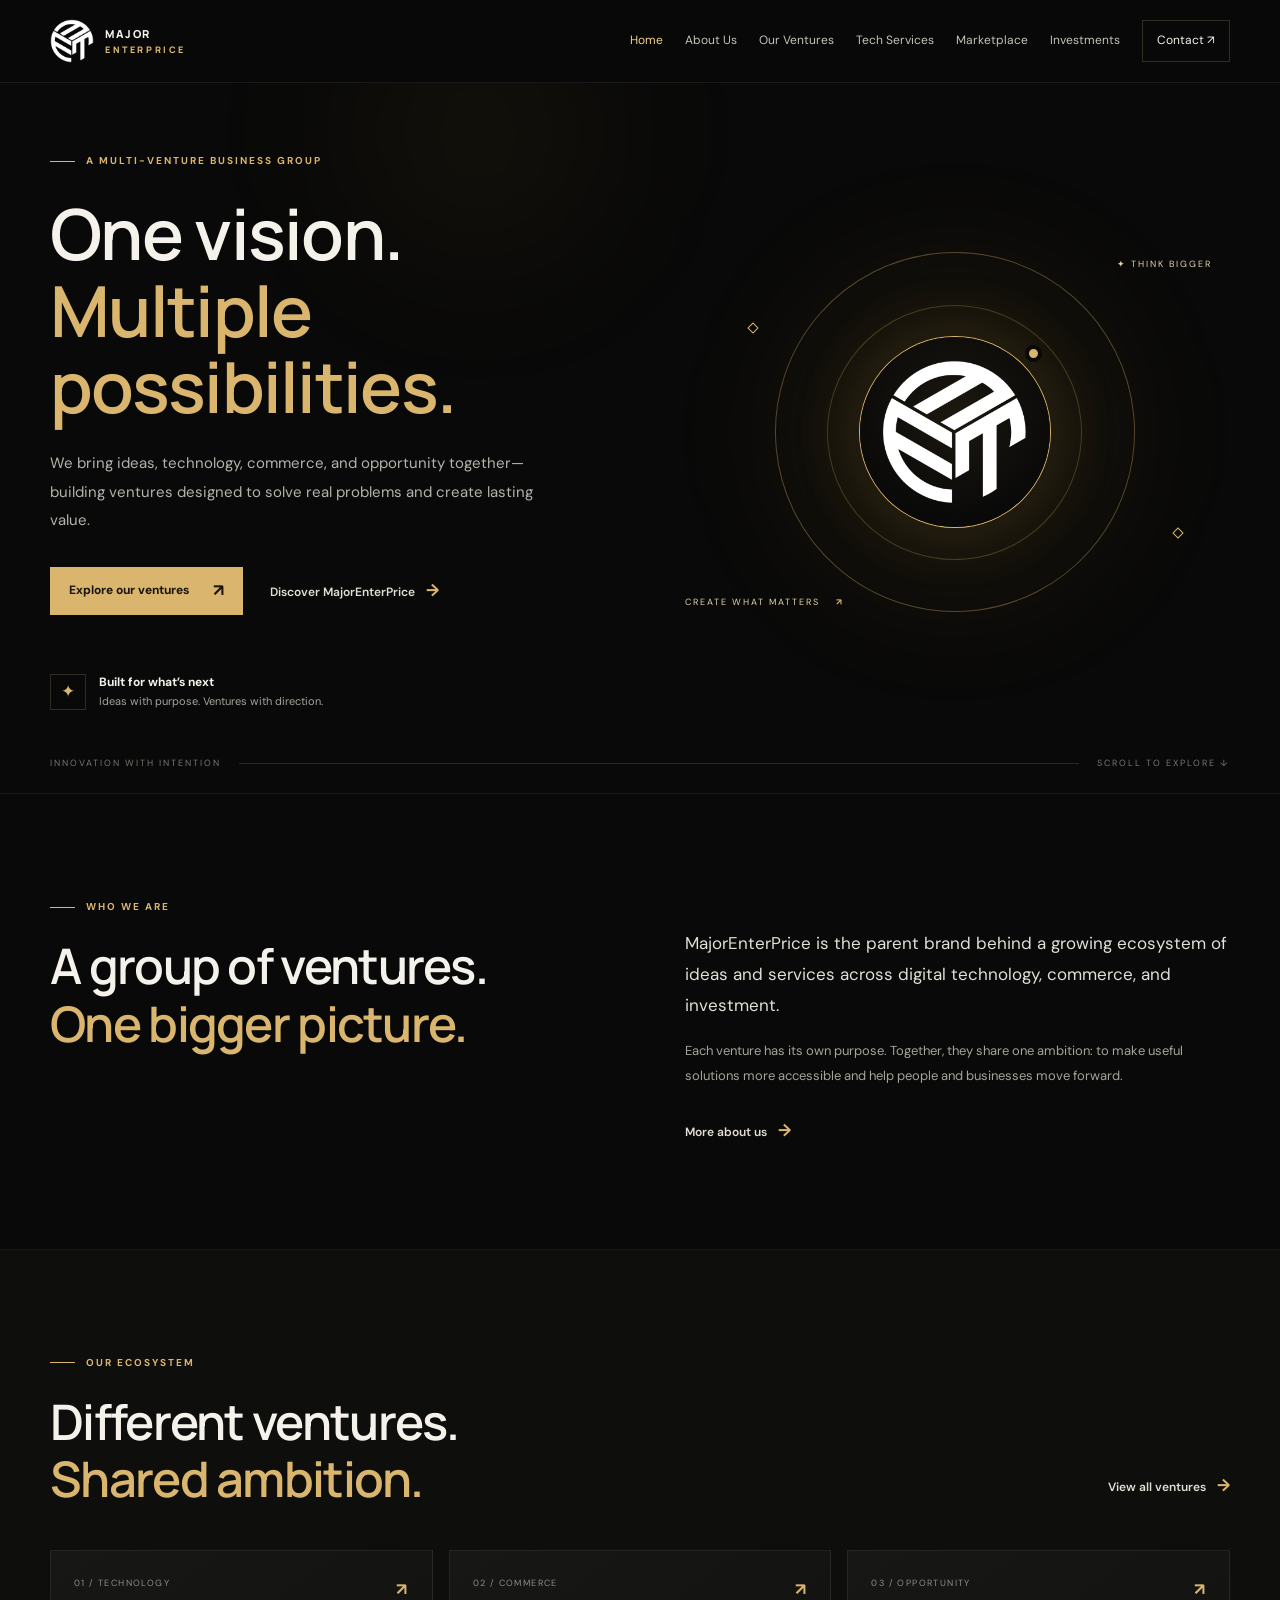
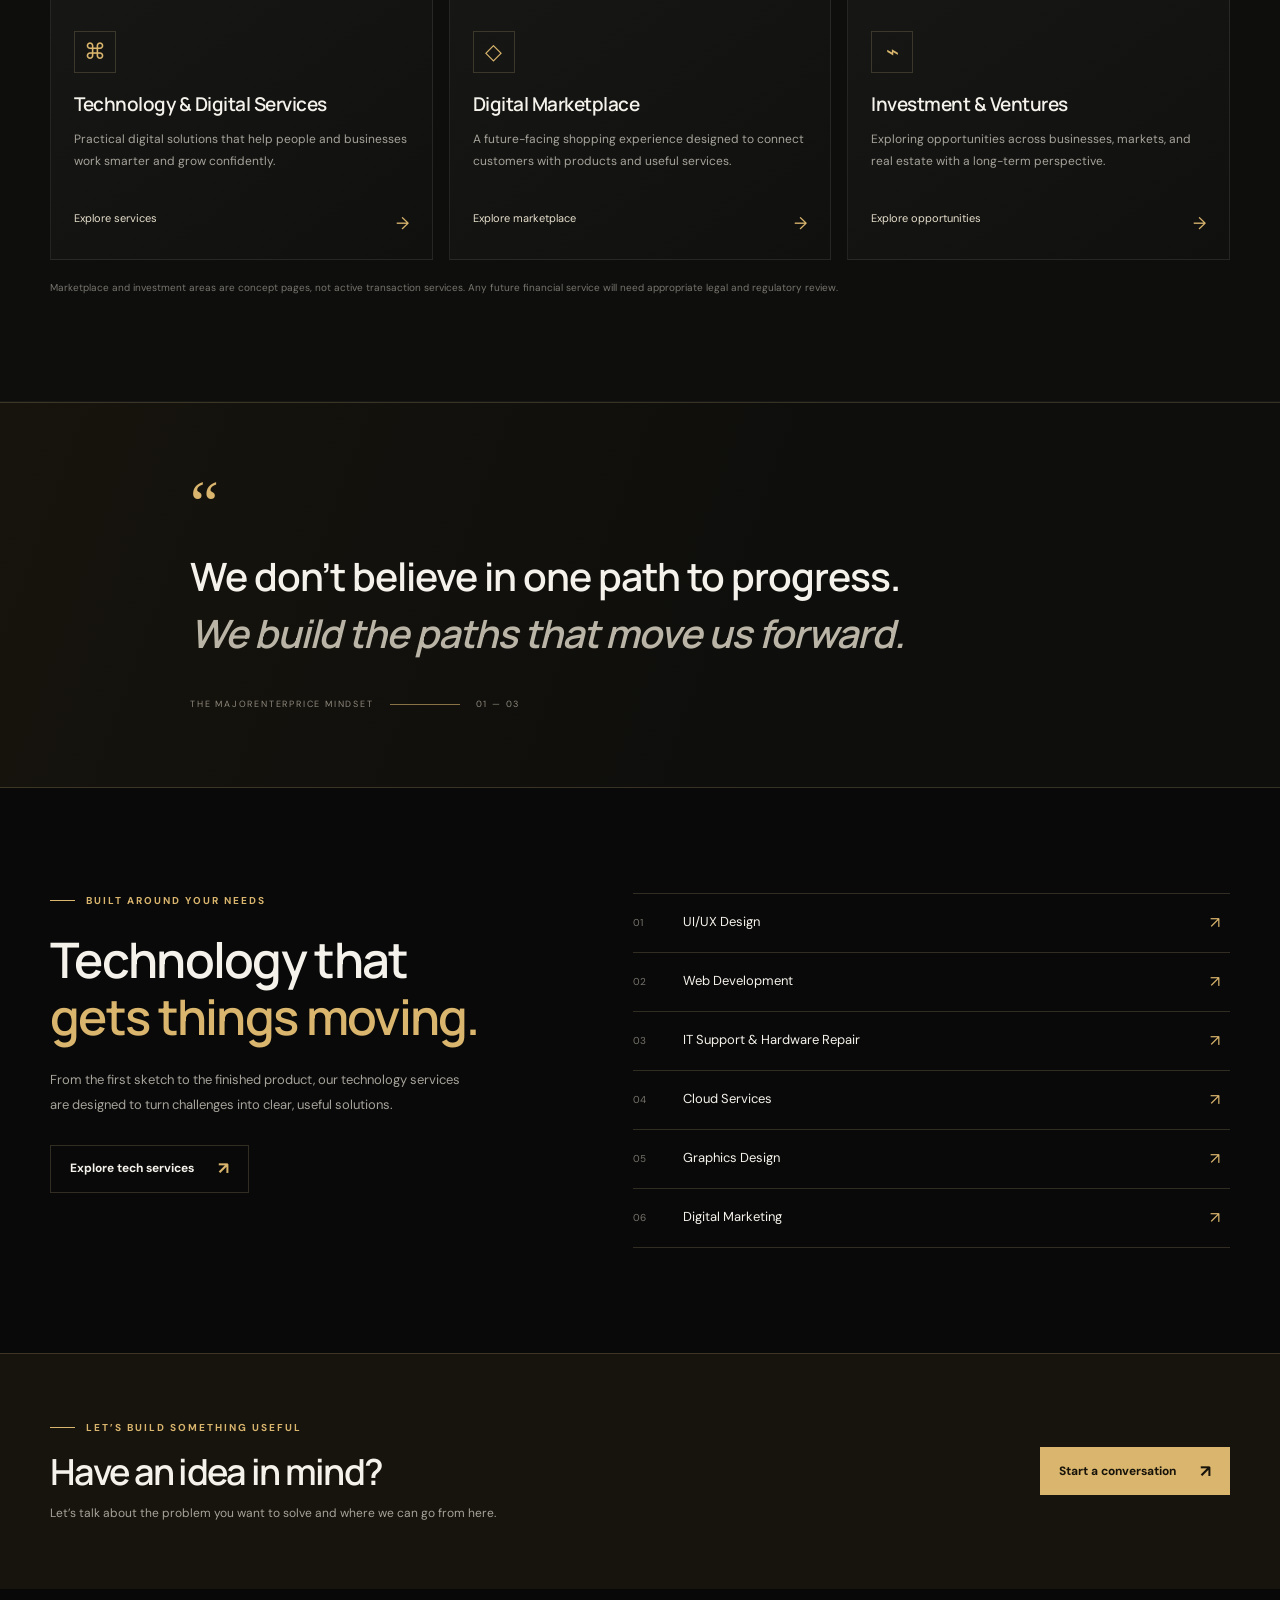
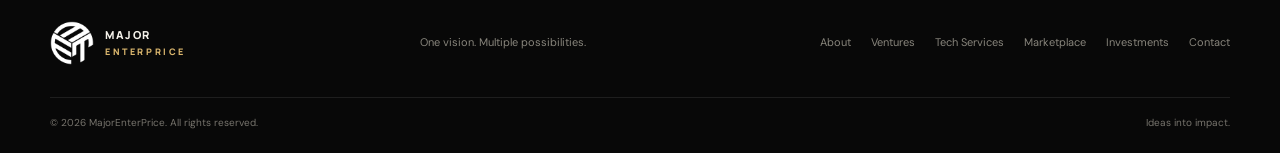
<file: index.html>
<!doctype html>
<html lang="en">
<head>
  <meta charset="utf-8">
  <meta name="viewport" content="width=device-width, initial-scale=1">
  <meta name="description" content="MajorEnterPrice is a multi-venture business group building ideas across technology, commerce and opportunity.">
  <title>MajorEnterPrice | One vision. Multiple possibilities.</title>
  <link rel="icon" type="image/png" href="assets/images/favicon.png"><link rel="apple-touch-icon" href="assets/images/apple-touch-icon.png"><link rel="stylesheet" href="css/style.css">
  <script src="js/main.js" defer></script>
</head>
<body>
<header class="site-header"><div class="container nav-wrap">
  <a class="brand" href="index.html"><img class="brand-logo" src="assets/images/logo.png" alt="MajorEnterPrice logo" width="44" height="44"><span class="brand-name">MAJOR<span>ENTERPRICE</span></span></a>
  <button class="menu-toggle" aria-label="Open navigation" aria-expanded="false"><i></i><i></i><i></i></button>
  <nav class="main-nav" aria-label="Main navigation">
    <a class="active" href="index.html">Home</a><a href="about.html">About Us</a><a href="ventures.html">Our Ventures</a><a href="tech-services.html">Tech Services</a><a href="marketplace.html">Marketplace</a><a href="investments.html">Investments</a><a class="nav-contact" href="contact.html">Contact ↗</a>
  </nav>
</div></header>
<main>
<section class="hero"><div class="glow"></div><div class="container hero-grid">
  <div class="hero-copy"><p class="eyebrow"><span></span>A MULTI-VENTURE BUSINESS GROUP</p>
    <h1>One vision.<br><em>Multiple possibilities.</em></h1>
    <p class="hero-intro">We bring ideas, technology, commerce, and opportunity together—building ventures designed to solve real problems and create lasting value.</p>
    <div class="hero-actions"><a class="button button-gold" href="ventures.html">Explore our ventures <b>↗</b></a><a class="text-link" href="about.html">Discover MajorEnterPrice <b>→</b></a></div>
    <div class="hero-proof"><span>✦</span><p><strong>Built for what’s next</strong><br><small>Ideas with purpose. Ventures with direction.</small></p></div>
  </div>
  <div class="hero-art" aria-label="Abstract MajorEnterPrice monogram artwork"><div class="orbit outer"></div><div class="orbit inner"></div><div class="hero-logo"><img src="assets/images/logo.png" alt="MajorEnterPrice logo" width="190" height="190"><i></i></div><div class="art-label top">✦ THINK BIGGER</div><div class="art-label bottom">CREATE WHAT MATTERS <b>↗</b></div><span class="spark s1"></span><span class="spark s2"></span></div>
</div><div class="container hero-bottom"><span>INNOVATION WITH INTENTION</span><i></i><span>SCROLL TO EXPLORE ↓</span></div></section>
<section class="section intro"><div class="container intro-grid"><div><p class="eyebrow"><span></span>WHO WE ARE</p><h2>A group of ventures.<br><em>One bigger picture.</em></h2></div><div class="intro-text"><p class="lead">MajorEnterPrice is the parent brand behind a growing ecosystem of ideas and services across digital technology, commerce, and investment.</p><p>Each venture has its own purpose. Together, they share one ambition: to make useful solutions more accessible and help people and businesses move forward.</p><a class="text-link" href="about.html">More about us <b>→</b></a></div></div></section>
<section class="section ventures"><div class="container"><div class="section-heading"><div><p class="eyebrow"><span></span>OUR ECOSYSTEM</p><h2>Different ventures.<br><em>Shared ambition.</em></h2></div><a class="text-link" href="ventures.html">View all ventures <b>→</b></a></div>
<div class="venture-grid">
<a class="venture-card" href="tech-services.html"><div class="card-top"><span>01 / TECHNOLOGY</span><b>↗</b></div><div class="symbol">⌘</div><h3>Technology & Digital Services</h3><p>Practical digital solutions that help people and businesses work smarter and grow confidently.</p><div class="card-link">Explore services <b>→</b></div></a>
<a class="venture-card" href="marketplace.html"><div class="card-top"><span>02 / COMMERCE</span><b>↗</b></div><div class="symbol">◇</div><h3>Digital Marketplace</h3><p>A future-facing shopping experience designed to connect customers with products and useful services.</p><div class="card-link">Explore marketplace <b>→</b></div></a>
<a class="venture-card" href="investments.html"><div class="card-top"><span>03 / OPPORTUNITY</span><b>↗</b></div><div class="symbol">⌁</div><h3>Investment & Ventures</h3><p>Exploring opportunities across businesses, markets, and real estate with a long-term perspective.</p><div class="card-link">Explore opportunities <b>→</b></div></a>
</div><p class="note">Marketplace and investment areas are concept pages, not active transaction services. Any future financial service will need appropriate legal and regulatory review.</p></div></section>
<section class="statement"><div class="container"><span class="quote">“</span><p>We don’t believe in one path to progress.<br><em>We build the paths that move us forward.</em></p><div class="statement-foot">THE MAJORENTERPRICE MINDSET <i></i> 01 — 03</div></div></section>
<section class="section services"><div class="container services-grid"><div><p class="eyebrow"><span></span>BUILT AROUND YOUR NEEDS</p><h2>Technology that<br><em>gets things moving.</em></h2><p class="body-copy">From the first sketch to the finished product, our technology services are designed to turn challenges into clear, useful solutions.</p><a class="button button-outline" href="tech-services.html">Explore tech services <b>↗</b></a></div><div class="service-list"><a href="tech-services.html"><span>01</span>UI/UX Design <b>↗</b></a><a href="tech-services.html"><span>02</span>Web Development <b>↗</b></a><a href="tech-services.html"><span>03</span>IT Support & Hardware Repair <b>↗</b></a><a href="tech-services.html"><span>04</span>Cloud Services <b>↗</b></a><a href="tech-services.html"><span>05</span>Graphics Design <b>↗</b></a><a href="tech-services.html"><span>06</span>Digital Marketing <b>↗</b></a></div></div></section>
<section class="cta"><div class="container cta-inner"><div><p class="eyebrow"><span></span>LET’S BUILD SOMETHING USEFUL</p><h2>Have an idea in mind?</h2><p>Let’s talk about the problem you want to solve and where we can go from here.</p></div><a class="button button-gold" href="contact.html">Start a conversation <b>↗</b></a></div></section>
</main>
<footer class="site-footer"><div class="container footer-top"><a class="brand" href="index.html"><img class="brand-logo" src="assets/images/logo.png" alt="MajorEnterPrice logo" width="44" height="44"><span class="brand-name">MAJOR<span>ENTERPRICE</span></span></a><p>One vision. Multiple possibilities.</p><div class="footer-links"><a href="about.html">About</a><a href="ventures.html">Ventures</a><a href="tech-services.html">Tech Services</a><a href="marketplace.html">Marketplace</a><a href="investments.html">Investments</a><a href="contact.html">Contact</a></div></div><div class="container footer-bottom"><span>© <span id="year"></span> MajorEnterPrice. All rights reserved.</span><span>Ideas into impact.</span></div></footer>
</body></html>
</file>
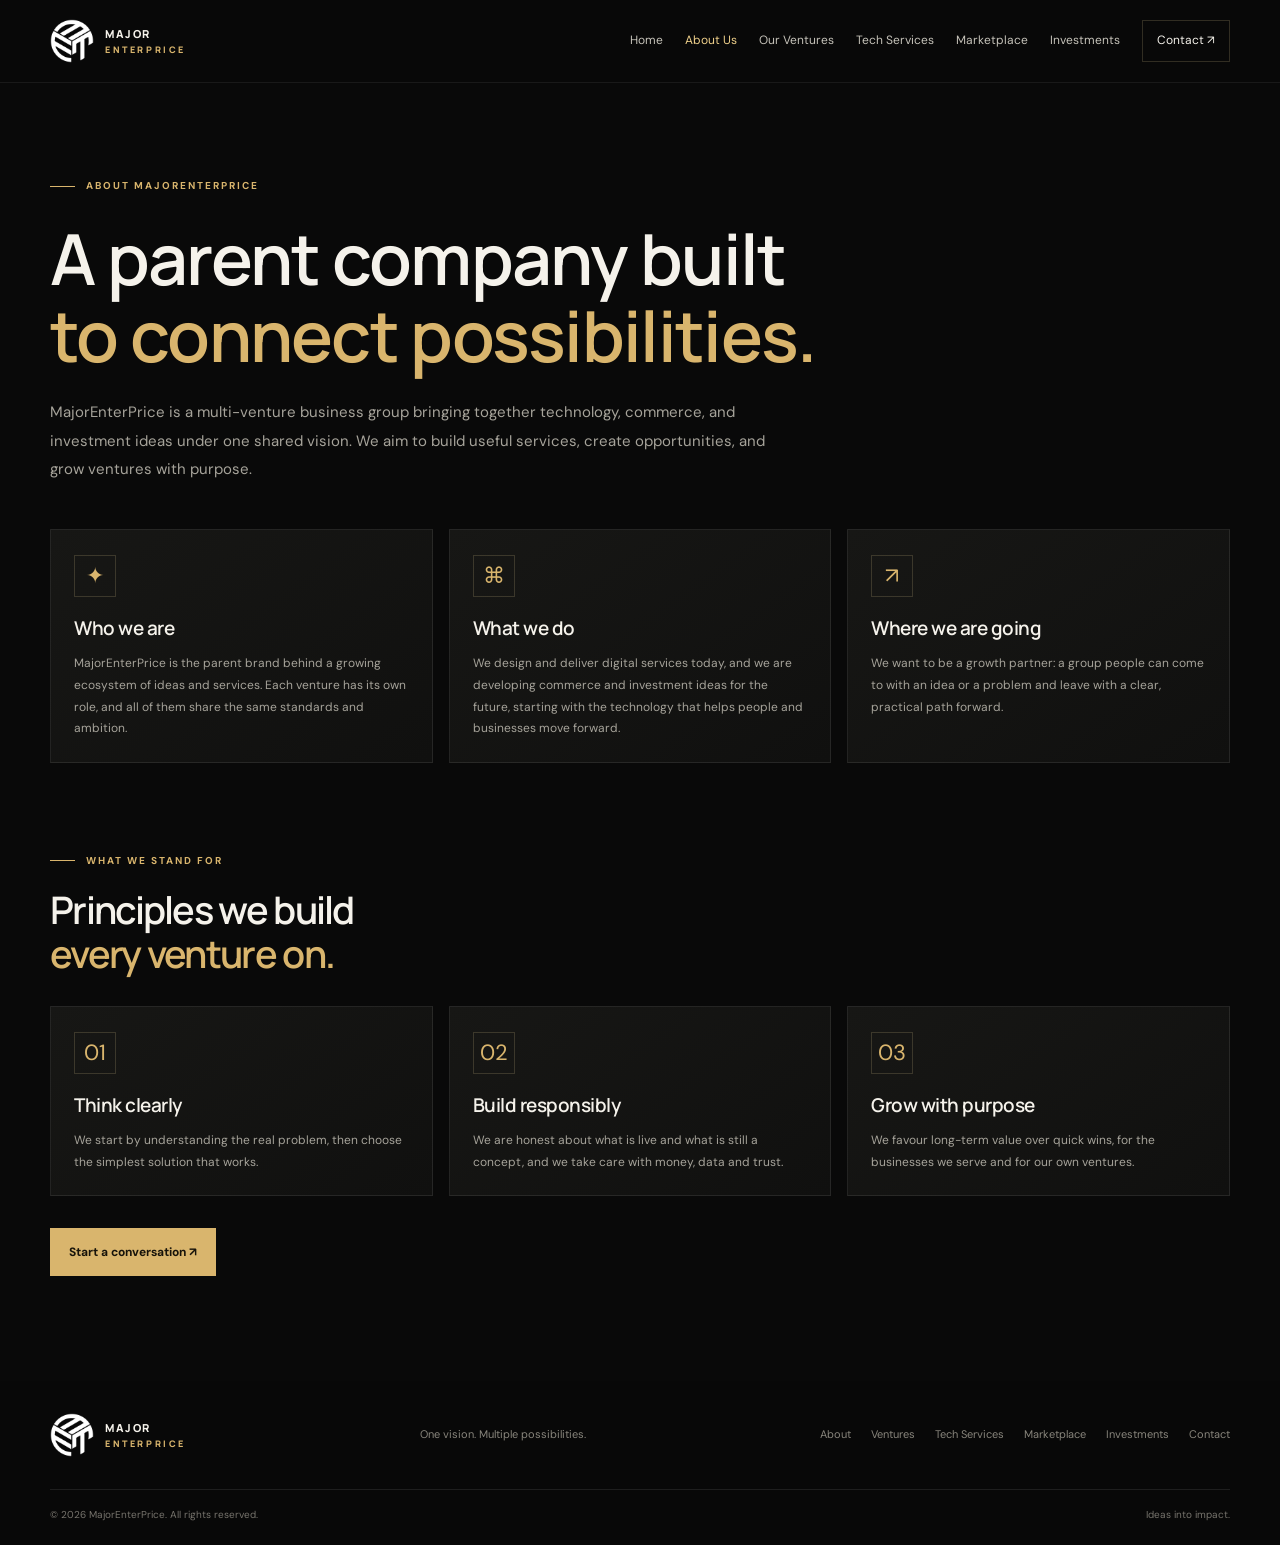
<file: about.html>
<!doctype html>
<html lang="en">
<head>
<meta charset="utf-8">
<meta name="viewport" content="width=device-width, initial-scale=1">
<meta name="description" content="MajorEnterPrice is a multi-venture business group bringing together technology, commerce and investment ideas under one shared vision.">
<title>About | MajorEnterPrice</title>
<link rel="icon" type="image/png" href="assets/images/favicon.png"><link rel="apple-touch-icon" href="assets/images/apple-touch-icon.png">
<link rel="stylesheet" href="css/style.css">
<script src="js/main.js" defer></script>
</head>
<body>
<header class="site-header"><div class="container nav-wrap"><a class="brand" href="index.html"><img class="brand-logo" src="assets/images/logo.png" alt="MajorEnterPrice logo" width="44" height="44"><span class="brand-name">MAJOR<span>ENTERPRICE</span></span></a><button class="menu-toggle" aria-label="Open navigation" aria-expanded="false"><i></i><i></i><i></i></button><nav class="main-nav" aria-label="Main navigation"><a href="index.html">Home</a><a class="active" href="about.html">About Us</a><a href="ventures.html">Our Ventures</a><a href="tech-services.html">Tech Services</a><a href="marketplace.html">Marketplace</a><a href="investments.html">Investments</a><a class="nav-contact" href="contact.html">Contact ↗</a></nav></div></header>
<main><section class="section inner-page"><div class="container">
<p class="eyebrow"><span></span>ABOUT MAJORENTERPRICE</p>
<h1>A parent company built<br><em>to connect possibilities.</em></h1>
<p class="page-desc">MajorEnterPrice is a multi-venture business group bringing together technology, commerce, and investment ideas under one shared vision. We aim to build useful services, create opportunities, and grow ventures with purpose.</p>
<div class="venture-grid subgrid"><article class="venture-card compact"><div class="symbol">✦</div><h3>Who we are</h3><p>MajorEnterPrice is the parent brand behind a growing ecosystem of ideas and services. Each venture has its own role, and all of them share the same standards and ambition.</p></article><article class="venture-card compact"><div class="symbol">⌘</div><h3>What we do</h3><p>We design and deliver digital services today, and we are developing commerce and investment ideas for the future, starting with the technology that helps people and businesses move forward.</p></article><article class="venture-card compact"><div class="symbol">↗</div><h3>Where we are going</h3><p>We want to be a growth partner: a group people can come to with an idea or a problem and leave with a clear, practical path forward.</p></article></div><p class="eyebrow sub-eyebrow"><span></span>WHAT WE STAND FOR</p><h2 class="sub-h">Principles we build<br><em>every venture on.</em></h2><div class="venture-grid subgrid"><article class="venture-card compact"><div class="symbol">01</div><h3>Think clearly</h3><p>We start by understanding the real problem, then choose the simplest solution that works.</p></article><article class="venture-card compact"><div class="symbol">02</div><h3>Build responsibly</h3><p>We are honest about what is live and what is still a concept, and we take care with money, data and trust.</p></article><article class="venture-card compact"><div class="symbol">03</div><h3>Grow with purpose</h3><p>We favour long-term value over quick wins, for the businesses we serve and for our own ventures.</p></article></div>
<div class="page-cta"><a class="button button-gold" href="contact.html">Start a conversation ↗</a></div>
</div></section></main>
<footer class="site-footer"><div class="container footer-top"><a class="brand" href="index.html"><img class="brand-logo" src="assets/images/logo.png" alt="MajorEnterPrice logo" width="44" height="44"><span class="brand-name">MAJOR<span>ENTERPRICE</span></span></a><p>One vision. Multiple possibilities.</p><div class="footer-links"><a href="about.html">About</a><a href="ventures.html">Ventures</a><a href="tech-services.html">Tech Services</a><a href="marketplace.html">Marketplace</a><a href="investments.html">Investments</a><a href="contact.html">Contact</a></div></div><div class="container footer-bottom"><span>© <span id="year"></span> MajorEnterPrice. All rights reserved.</span><span>Ideas into impact.</span></div></footer>
</body></html>
</file>
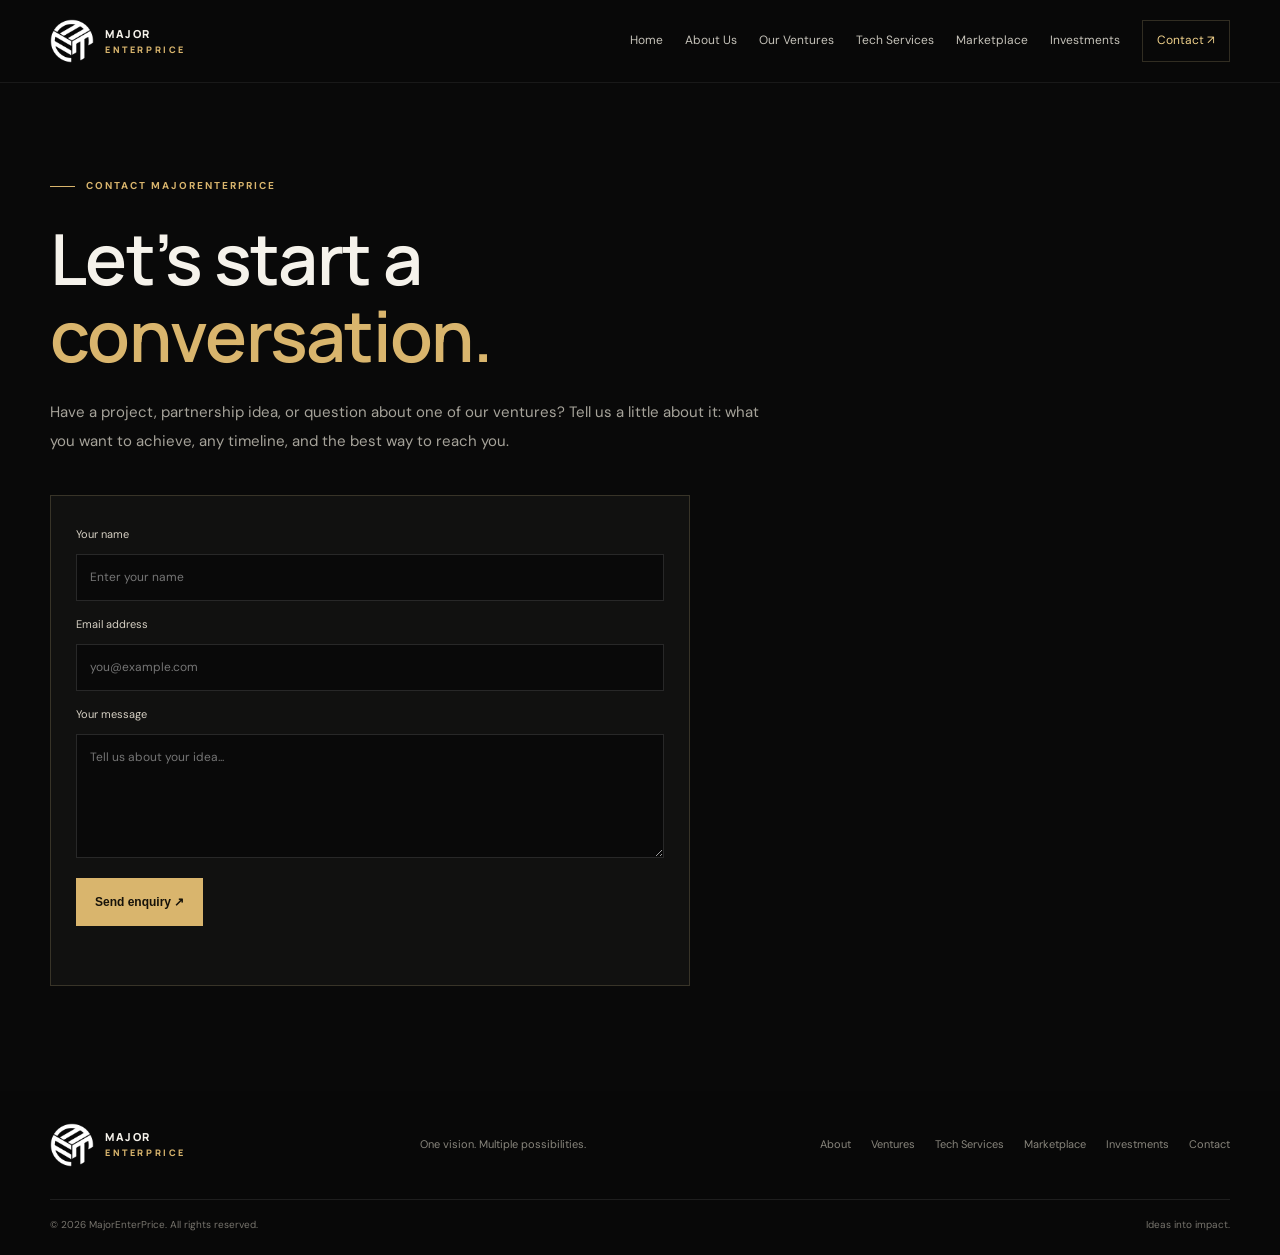
<file: contact.html>
<!doctype html>
<html lang="en">
<head>
<meta charset="utf-8">
<meta name="viewport" content="width=device-width, initial-scale=1">
<meta name="description" content="Contact MajorEnterPrice about a project, partnership idea, or question about one of our ventures.">
<title>Contact | MajorEnterPrice</title>
<link rel="icon" type="image/png" href="assets/images/favicon.png"><link rel="apple-touch-icon" href="assets/images/apple-touch-icon.png">
<link rel="stylesheet" href="css/style.css">
<script src="js/main.js" defer></script>
</head>
<body>
<header class="site-header"><div class="container nav-wrap"><a class="brand" href="index.html"><img class="brand-logo" src="assets/images/logo.png" alt="MajorEnterPrice logo" width="44" height="44"><span class="brand-name">MAJOR<span>ENTERPRICE</span></span></a><button class="menu-toggle" aria-label="Open navigation" aria-expanded="false"><i></i><i></i><i></i></button><nav class="main-nav" aria-label="Main navigation"><a href="index.html">Home</a><a href="about.html">About Us</a><a href="ventures.html">Our Ventures</a><a href="tech-services.html">Tech Services</a><a href="marketplace.html">Marketplace</a><a href="investments.html">Investments</a><a class="nav-contact active" href="contact.html">Contact ↗</a></nav></div></header>
<main><section class="section inner-page"><div class="container">
<p class="eyebrow"><span></span>CONTACT MAJORENTERPRICE</p>
<h1>Let’s start a<br><em>conversation.</em></h1>
<p class="page-desc">Have a project, partnership idea, or question about one of our ventures? Tell us a little about it: what you want to achieve, any timeline, and the best way to reach you.</p>
<form class="contact-form" id="contact-form" data-endpoint="https://formspree.io/f/xdeenvgv" action="https://formspree.io/f/xdeenvgv" method="POST"><input type="hidden" name="_subject" value="New enquiry from majorenterprice.com"><label for="name">Your name</label><input id="name" name="name" required autocomplete="name" placeholder="Enter your name"><label for="email">Email address</label><input id="email" name="email" type="email" required autocomplete="email" placeholder="you@example.com"><label for="message">Your message</label><textarea id="message" name="message" rows="5" required placeholder="Tell us about your idea..."></textarea><div class="hp-field" aria-hidden="true"><label for="website">Leave this field empty</label><input id="website" name="_gotcha" type="text" tabindex="-1" autocomplete="off"></div><button class="button button-gold" type="submit">Send enquiry ↗</button><p class="form-status" id="form-status" role="status" aria-live="polite"></p></form>

</div></section></main>
<footer class="site-footer"><div class="container footer-top"><a class="brand" href="index.html"><img class="brand-logo" src="assets/images/logo.png" alt="MajorEnterPrice logo" width="44" height="44"><span class="brand-name">MAJOR<span>ENTERPRICE</span></span></a><p>One vision. Multiple possibilities.</p><div class="footer-links"><a href="about.html">About</a><a href="ventures.html">Ventures</a><a href="tech-services.html">Tech Services</a><a href="marketplace.html">Marketplace</a><a href="investments.html">Investments</a><a href="contact.html">Contact</a></div></div><div class="container footer-bottom"><span>© <span id="year"></span> MajorEnterPrice. All rights reserved.</span><span>Ideas into impact.</span></div></footer>
</body></html>
</file>
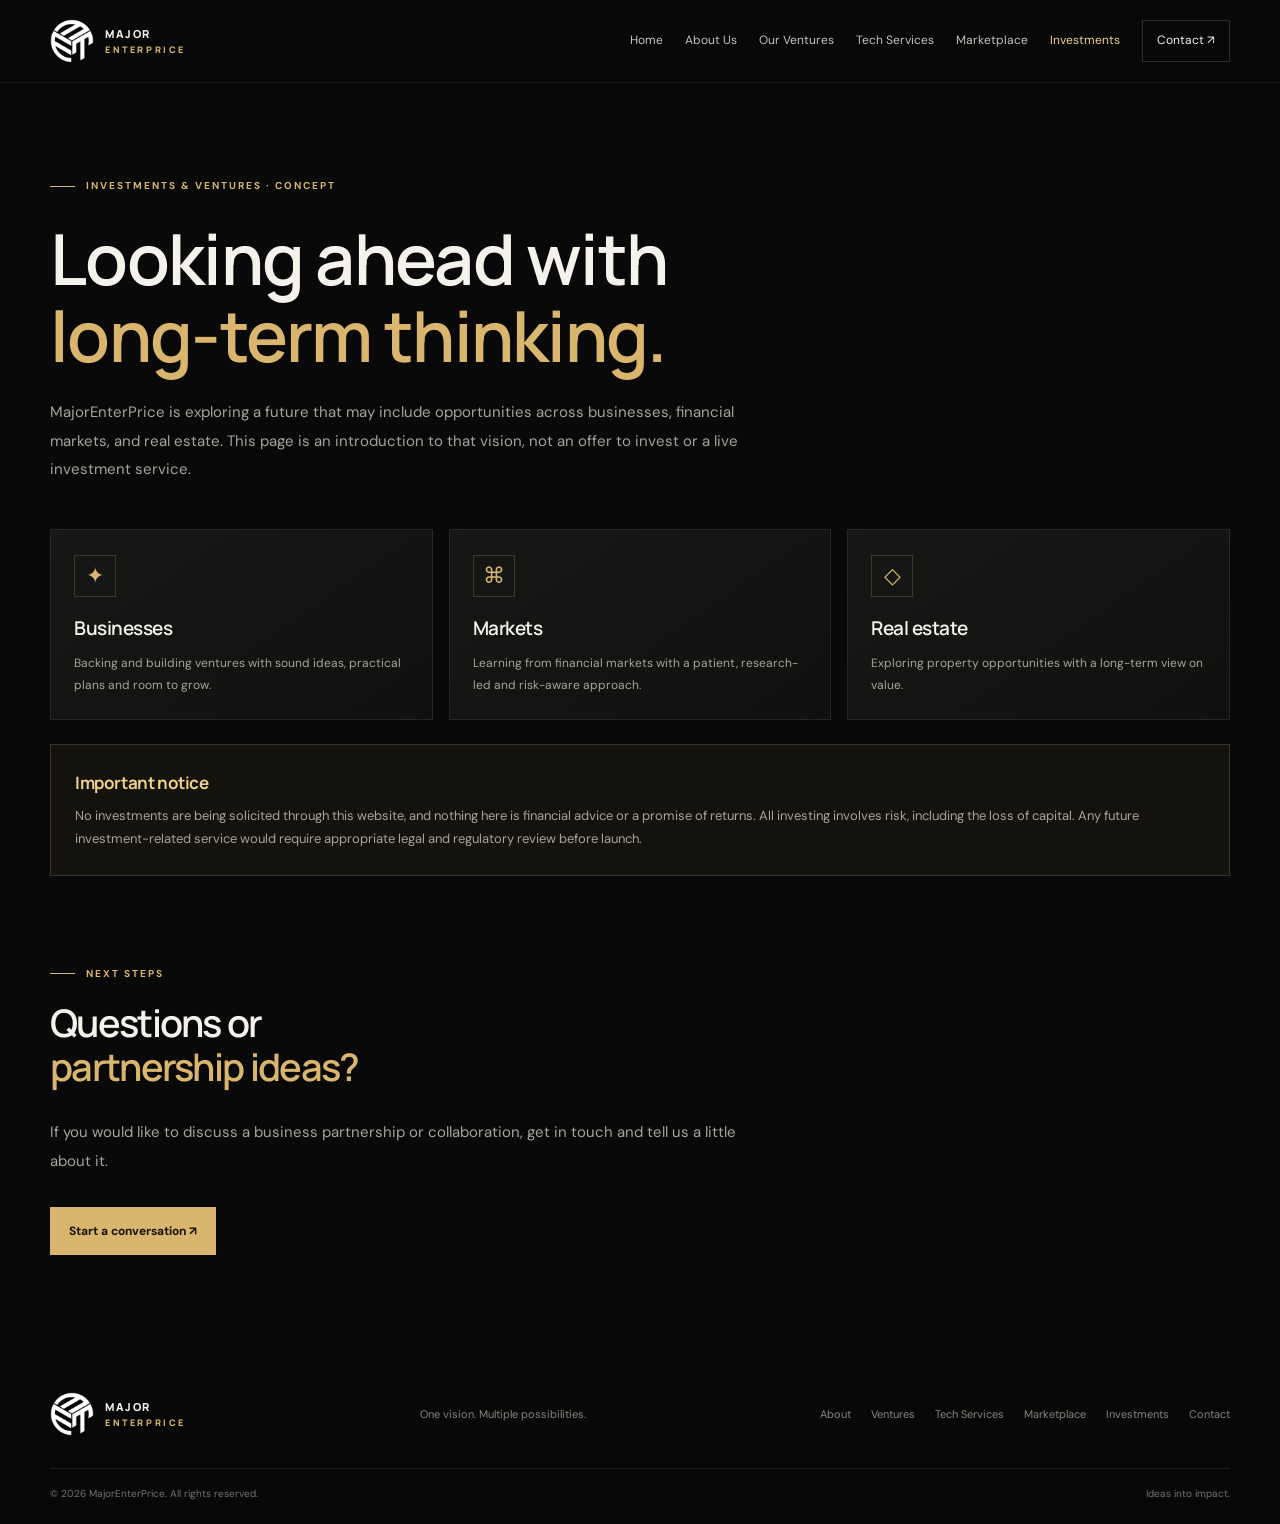
<file: investments.html>
<!doctype html>
<html lang="en">
<head>
<meta charset="utf-8">
<meta name="viewport" content="width=device-width, initial-scale=1">
<meta name="description" content="MajorEnterPrice is exploring future opportunities across businesses, financial markets and real estate. This page is not an offer to invest.">
<title>Investments | MajorEnterPrice</title>
<link rel="icon" type="image/png" href="assets/images/favicon.png"><link rel="apple-touch-icon" href="assets/images/apple-touch-icon.png">
<link rel="stylesheet" href="css/style.css">
<script src="js/main.js" defer></script>
</head>
<body>
<header class="site-header"><div class="container nav-wrap"><a class="brand" href="index.html"><img class="brand-logo" src="assets/images/logo.png" alt="MajorEnterPrice logo" width="44" height="44"><span class="brand-name">MAJOR<span>ENTERPRICE</span></span></a><button class="menu-toggle" aria-label="Open navigation" aria-expanded="false"><i></i><i></i><i></i></button><nav class="main-nav" aria-label="Main navigation"><a href="index.html">Home</a><a href="about.html">About Us</a><a href="ventures.html">Our Ventures</a><a href="tech-services.html">Tech Services</a><a href="marketplace.html">Marketplace</a><a class="active" href="investments.html">Investments</a><a class="nav-contact" href="contact.html">Contact ↗</a></nav></div></header>
<main><section class="section inner-page"><div class="container">
<p class="eyebrow"><span></span>INVESTMENTS & VENTURES · CONCEPT</p>
<h1>Looking ahead with<br><em>long-term thinking.</em></h1>
<p class="page-desc">MajorEnterPrice is exploring a future that may include opportunities across businesses, financial markets, and real estate. This page is an introduction to that vision, not an offer to invest or a live investment service.</p>
<div class="venture-grid subgrid"><article class="venture-card compact"><div class="symbol">✦</div><h3>Businesses</h3><p>Backing and building ventures with sound ideas, practical plans and room to grow.</p></article><article class="venture-card compact"><div class="symbol">⌘</div><h3>Markets</h3><p>Learning from financial markets with a patient, research-led and risk-aware approach.</p></article><article class="venture-card compact"><div class="symbol">◇</div><h3>Real estate</h3><p>Exploring property opportunities with a long-term view on value.</p></article></div><div class="notice"><h3>Important notice</h3><p>No investments are being solicited through this website, and nothing here is financial advice or a promise of returns. All investing involves risk, including the loss of capital. Any future investment-related service would require appropriate legal and regulatory review before launch.</p></div><p class="eyebrow sub-eyebrow"><span></span>NEXT STEPS</p><h2 class="sub-h">Questions or<br><em>partnership ideas?</em></h2><p class="page-desc">If you would like to discuss a business partnership or collaboration, get in touch and tell us a little about it.</p>
<div class="page-cta"><a class="button button-gold" href="contact.html">Start a conversation ↗</a></div>
</div></section></main>
<footer class="site-footer"><div class="container footer-top"><a class="brand" href="index.html"><img class="brand-logo" src="assets/images/logo.png" alt="MajorEnterPrice logo" width="44" height="44"><span class="brand-name">MAJOR<span>ENTERPRICE</span></span></a><p>One vision. Multiple possibilities.</p><div class="footer-links"><a href="about.html">About</a><a href="ventures.html">Ventures</a><a href="tech-services.html">Tech Services</a><a href="marketplace.html">Marketplace</a><a href="investments.html">Investments</a><a href="contact.html">Contact</a></div></div><div class="container footer-bottom"><span>© <span id="year"></span> MajorEnterPrice. All rights reserved.</span><span>Ideas into impact.</span></div></footer>
</body></html>
</file>
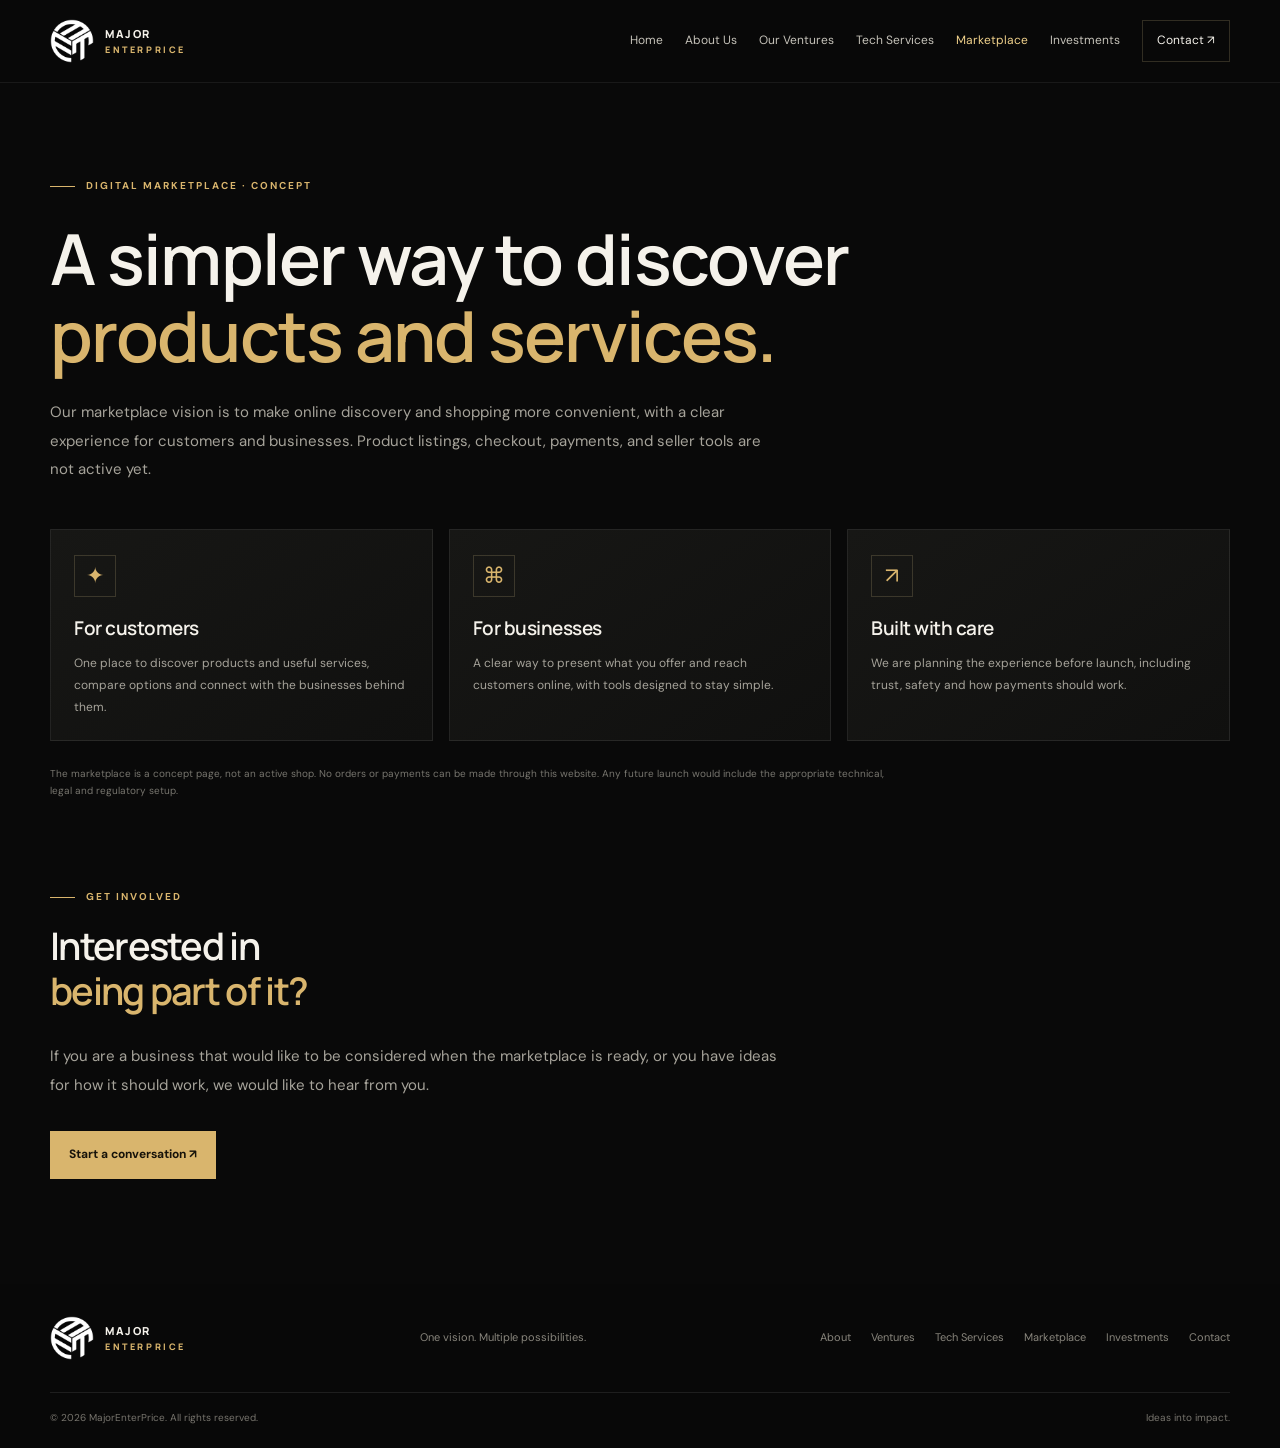
<file: marketplace.html>
<!doctype html>
<html lang="en">
<head>
<meta charset="utf-8">
<meta name="viewport" content="width=device-width, initial-scale=1">
<meta name="description" content="A concept for a digital marketplace connecting customers with products and useful services. Not live yet.">
<title>Marketplace | MajorEnterPrice</title>
<link rel="icon" type="image/png" href="assets/images/favicon.png"><link rel="apple-touch-icon" href="assets/images/apple-touch-icon.png">
<link rel="stylesheet" href="css/style.css">
<script src="js/main.js" defer></script>
</head>
<body>
<header class="site-header"><div class="container nav-wrap"><a class="brand" href="index.html"><img class="brand-logo" src="assets/images/logo.png" alt="MajorEnterPrice logo" width="44" height="44"><span class="brand-name">MAJOR<span>ENTERPRICE</span></span></a><button class="menu-toggle" aria-label="Open navigation" aria-expanded="false"><i></i><i></i><i></i></button><nav class="main-nav" aria-label="Main navigation"><a href="index.html">Home</a><a href="about.html">About Us</a><a href="ventures.html">Our Ventures</a><a href="tech-services.html">Tech Services</a><a class="active" href="marketplace.html">Marketplace</a><a href="investments.html">Investments</a><a class="nav-contact" href="contact.html">Contact ↗</a></nav></div></header>
<main><section class="section inner-page"><div class="container">
<p class="eyebrow"><span></span>DIGITAL MARKETPLACE · CONCEPT</p>
<h1>A simpler way to discover<br><em>products and services.</em></h1>
<p class="page-desc">Our marketplace vision is to make online discovery and shopping more convenient, with a clear experience for customers and businesses. Product listings, checkout, payments, and seller tools are not active yet.</p>
<div class="venture-grid subgrid"><article class="venture-card compact"><div class="symbol">✦</div><h3>For customers</h3><p>One place to discover products and useful services, compare options and connect with the businesses behind them.</p></article><article class="venture-card compact"><div class="symbol">⌘</div><h3>For businesses</h3><p>A clear way to present what you offer and reach customers online, with tools designed to stay simple.</p></article><article class="venture-card compact"><div class="symbol">↗</div><h3>Built with care</h3><p>We are planning the experience before launch, including trust, safety and how payments should work.</p></article></div><p class="note">The marketplace is a concept page, not an active shop. No orders or payments can be made through this website. Any future launch would include the appropriate technical, legal and regulatory setup.</p><p class="eyebrow sub-eyebrow"><span></span>GET INVOLVED</p><h2 class="sub-h">Interested in<br><em>being part of it?</em></h2><p class="page-desc">If you are a business that would like to be considered when the marketplace is ready, or you have ideas for how it should work, we would like to hear from you.</p>
<div class="page-cta"><a class="button button-gold" href="contact.html">Start a conversation ↗</a></div>
</div></section></main>
<footer class="site-footer"><div class="container footer-top"><a class="brand" href="index.html"><img class="brand-logo" src="assets/images/logo.png" alt="MajorEnterPrice logo" width="44" height="44"><span class="brand-name">MAJOR<span>ENTERPRICE</span></span></a><p>One vision. Multiple possibilities.</p><div class="footer-links"><a href="about.html">About</a><a href="ventures.html">Ventures</a><a href="tech-services.html">Tech Services</a><a href="marketplace.html">Marketplace</a><a href="investments.html">Investments</a><a href="contact.html">Contact</a></div></div><div class="container footer-bottom"><span>© <span id="year"></span> MajorEnterPrice. All rights reserved.</span><span>Ideas into impact.</span></div></footer>
</body></html>
</file>
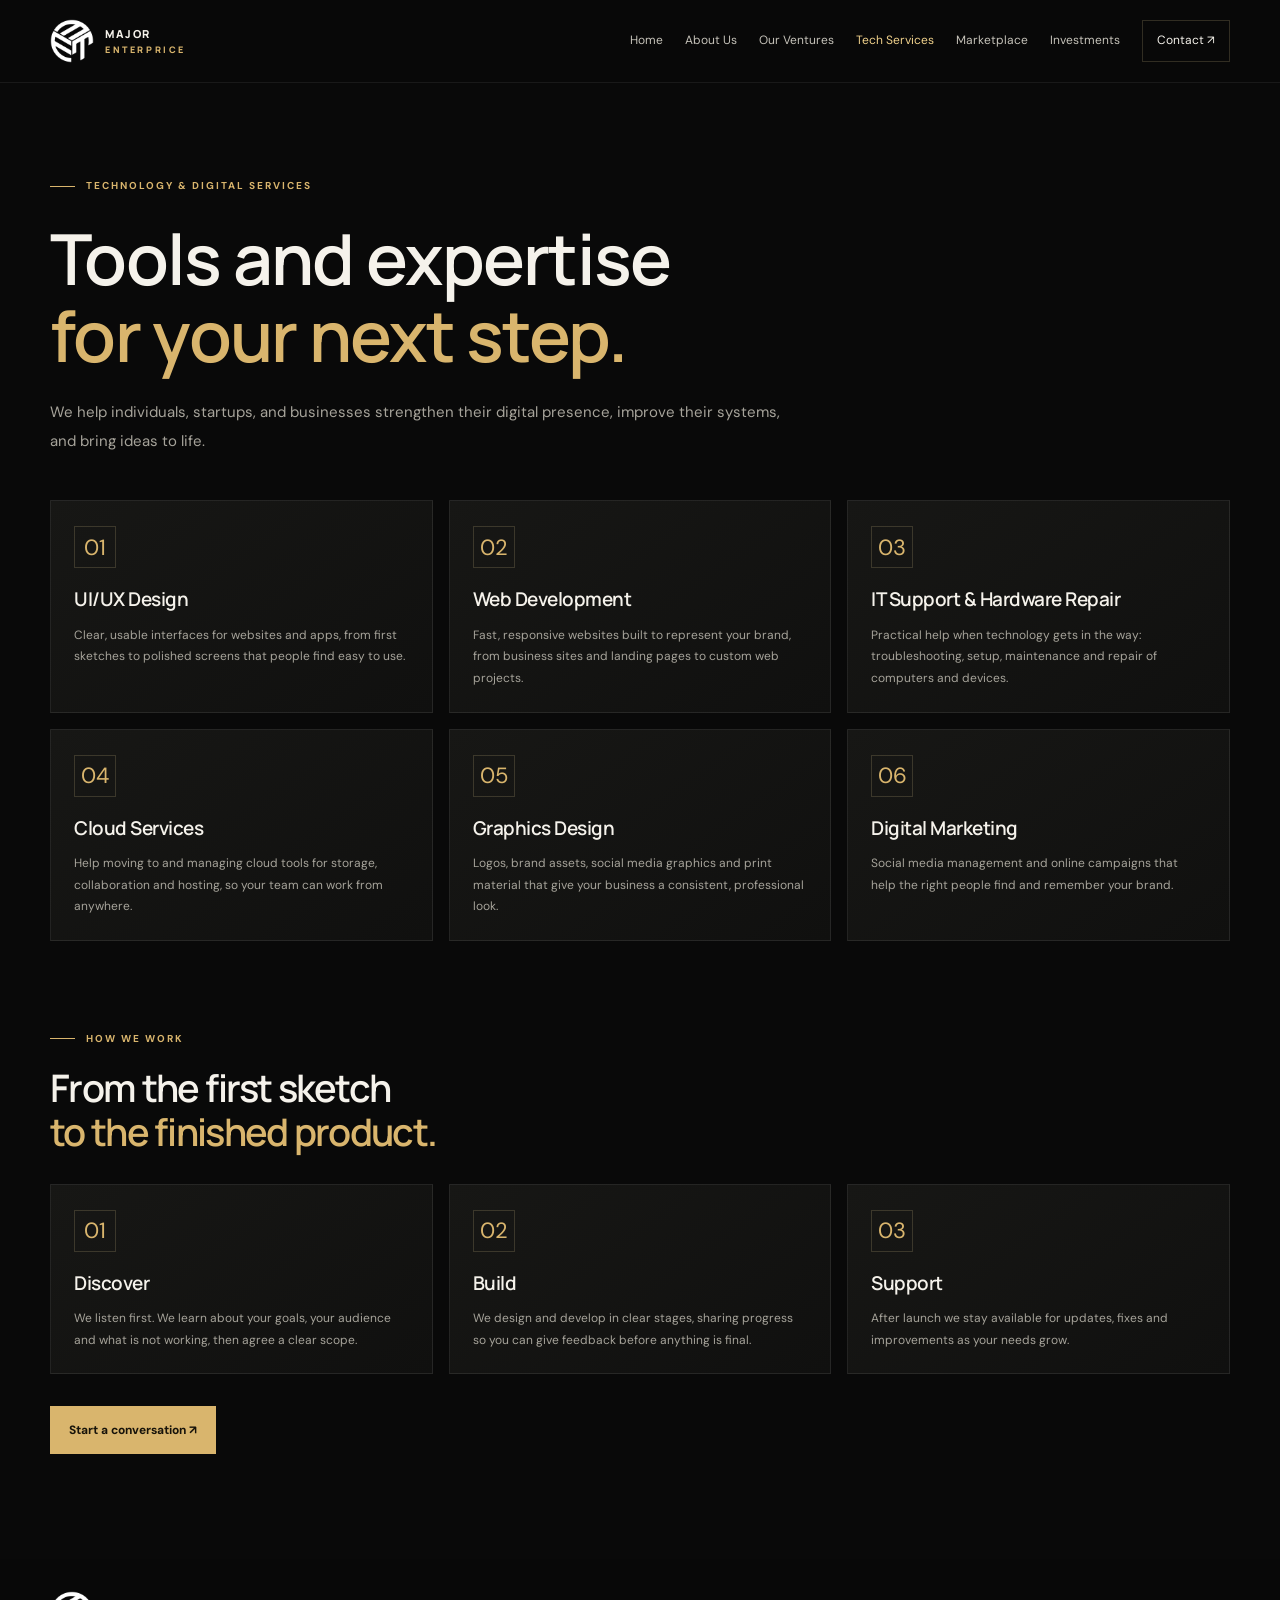
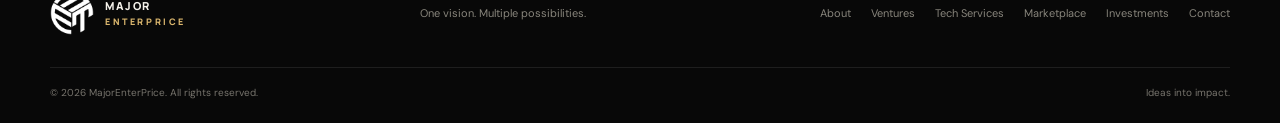
<file: tech-services.html>
<!doctype html>
<html lang="en">
<head>
<meta charset="utf-8">
<meta name="viewport" content="width=device-width, initial-scale=1">
<meta name="description" content="UI/UX design, web development, IT support, cloud services, graphics design, digital marketing and hardware repair from MajorEnterPrice.">
<title>Tech Services | MajorEnterPrice</title>
<link rel="icon" type="image/png" href="assets/images/favicon.png"><link rel="apple-touch-icon" href="assets/images/apple-touch-icon.png">
<link rel="stylesheet" href="css/style.css">
<script src="js/main.js" defer></script>
</head>
<body>
<header class="site-header"><div class="container nav-wrap"><a class="brand" href="index.html"><img class="brand-logo" src="assets/images/logo.png" alt="MajorEnterPrice logo" width="44" height="44"><span class="brand-name">MAJOR<span>ENTERPRICE</span></span></a><button class="menu-toggle" aria-label="Open navigation" aria-expanded="false"><i></i><i></i><i></i></button><nav class="main-nav" aria-label="Main navigation"><a href="index.html">Home</a><a href="about.html">About Us</a><a href="ventures.html">Our Ventures</a><a class="active" href="tech-services.html">Tech Services</a><a href="marketplace.html">Marketplace</a><a href="investments.html">Investments</a><a class="nav-contact" href="contact.html">Contact ↗</a></nav></div></header>
<main><section class="section inner-page"><div class="container">
<p class="eyebrow"><span></span>TECHNOLOGY & DIGITAL SERVICES</p>
<h1>Tools and expertise<br><em>for your next step.</em></h1>
<p class="page-desc">We help individuals, startups, and businesses strengthen their digital presence, improve their systems, and bring ideas to life.</p>
<div class="venture-grid subgrid"><article class="venture-card compact"><div class="symbol">01</div><h3>UI/UX Design</h3><p>Clear, usable interfaces for websites and apps, from first sketches to polished screens that people find easy to use.</p></article><article class="venture-card compact"><div class="symbol">02</div><h3>Web Development</h3><p>Fast, responsive websites built to represent your brand, from business sites and landing pages to custom web projects.</p></article><article class="venture-card compact"><div class="symbol">03</div><h3>IT Support & Hardware Repair</h3><p>Practical help when technology gets in the way: troubleshooting, setup, maintenance and repair of computers and devices.</p></article><article class="venture-card compact"><div class="symbol">04</div><h3>Cloud Services</h3><p>Help moving to and managing cloud tools for storage, collaboration and hosting, so your team can work from anywhere.</p></article><article class="venture-card compact"><div class="symbol">05</div><h3>Graphics Design</h3><p>Logos, brand assets, social media graphics and print material that give your business a consistent, professional look.</p></article><article class="venture-card compact"><div class="symbol">06</div><h3>Digital Marketing</h3><p>Social media management and online campaigns that help the right people find and remember your brand.</p></article></div><p class="eyebrow sub-eyebrow"><span></span>HOW WE WORK</p><h2 class="sub-h">From the first sketch<br><em>to the finished product.</em></h2><div class="venture-grid subgrid"><article class="venture-card compact"><div class="symbol">01</div><h3>Discover</h3><p>We listen first. We learn about your goals, your audience and what is not working, then agree a clear scope.</p></article><article class="venture-card compact"><div class="symbol">02</div><h3>Build</h3><p>We design and develop in clear stages, sharing progress so you can give feedback before anything is final.</p></article><article class="venture-card compact"><div class="symbol">03</div><h3>Support</h3><p>After launch we stay available for updates, fixes and improvements as your needs grow.</p></article></div>
<div class="page-cta"><a class="button button-gold" href="contact.html">Start a conversation ↗</a></div>
</div></section></main>
<footer class="site-footer"><div class="container footer-top"><a class="brand" href="index.html"><img class="brand-logo" src="assets/images/logo.png" alt="MajorEnterPrice logo" width="44" height="44"><span class="brand-name">MAJOR<span>ENTERPRICE</span></span></a><p>One vision. Multiple possibilities.</p><div class="footer-links"><a href="about.html">About</a><a href="ventures.html">Ventures</a><a href="tech-services.html">Tech Services</a><a href="marketplace.html">Marketplace</a><a href="investments.html">Investments</a><a href="contact.html">Contact</a></div></div><div class="container footer-bottom"><span>© <span id="year"></span> MajorEnterPrice. All rights reserved.</span><span>Ideas into impact.</span></div></footer>
</body></html>
</file>
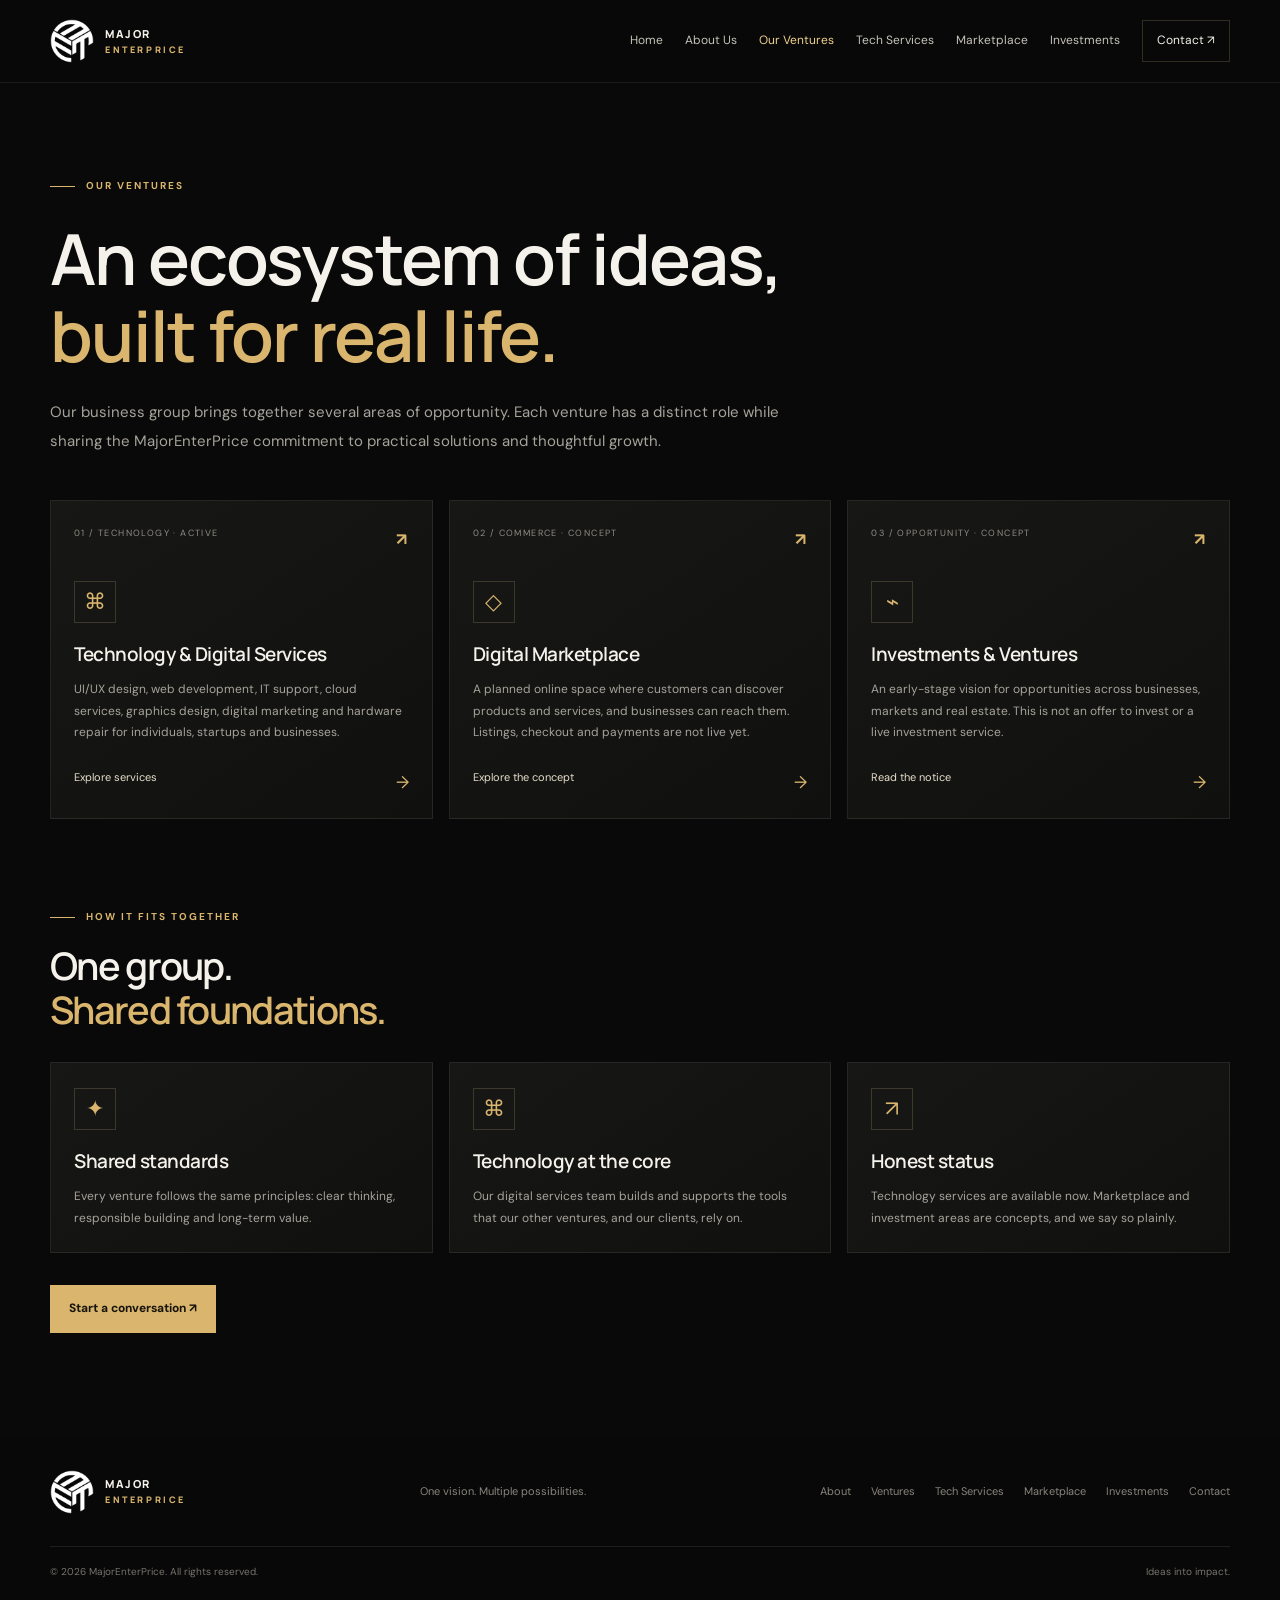
<file: ventures.html>
<!doctype html>
<html lang="en">
<head>
<meta charset="utf-8">
<meta name="viewport" content="width=device-width, initial-scale=1">
<meta name="description" content="Explore the MajorEnterPrice ecosystem: technology and digital services, a digital marketplace concept, and investment and ventures.">
<title>Ventures | MajorEnterPrice</title>
<link rel="icon" type="image/png" href="assets/images/favicon.png"><link rel="apple-touch-icon" href="assets/images/apple-touch-icon.png">
<link rel="stylesheet" href="css/style.css">
<script src="js/main.js" defer></script>
</head>
<body>
<header class="site-header"><div class="container nav-wrap"><a class="brand" href="index.html"><img class="brand-logo" src="assets/images/logo.png" alt="MajorEnterPrice logo" width="44" height="44"><span class="brand-name">MAJOR<span>ENTERPRICE</span></span></a><button class="menu-toggle" aria-label="Open navigation" aria-expanded="false"><i></i><i></i><i></i></button><nav class="main-nav" aria-label="Main navigation"><a href="index.html">Home</a><a href="about.html">About Us</a><a class="active" href="ventures.html">Our Ventures</a><a href="tech-services.html">Tech Services</a><a href="marketplace.html">Marketplace</a><a href="investments.html">Investments</a><a class="nav-contact" href="contact.html">Contact ↗</a></nav></div></header>
<main><section class="section inner-page"><div class="container">
<p class="eyebrow"><span></span>OUR VENTURES</p>
<h1>An ecosystem of ideas,<br><em>built for real life.</em></h1>
<p class="page-desc">Our business group brings together several areas of opportunity. Each venture has a distinct role while sharing the MajorEnterPrice commitment to practical solutions and thoughtful growth.</p>
<div class="venture-grid subgrid"><a class="venture-card" href="tech-services.html"><div class="card-top"><span>01 / TECHNOLOGY · ACTIVE</span><b>↗</b></div><div class="symbol">⌘</div><h3>Technology & Digital Services</h3><p>UI/UX design, web development, IT support, cloud services, graphics design, digital marketing and hardware repair for individuals, startups and businesses.</p><div class="card-link">Explore services <b>→</b></div></a><a class="venture-card" href="marketplace.html"><div class="card-top"><span>02 / COMMERCE · CONCEPT</span><b>↗</b></div><div class="symbol">◇</div><h3>Digital Marketplace</h3><p>A planned online space where customers can discover products and services, and businesses can reach them. Listings, checkout and payments are not live yet.</p><div class="card-link">Explore the concept <b>→</b></div></a><a class="venture-card" href="investments.html"><div class="card-top"><span>03 / OPPORTUNITY · CONCEPT</span><b>↗</b></div><div class="symbol">⌁</div><h3>Investments & Ventures</h3><p>An early-stage vision for opportunities across businesses, markets and real estate. This is not an offer to invest or a live investment service.</p><div class="card-link">Read the notice <b>→</b></div></a></div><p class="eyebrow sub-eyebrow"><span></span>HOW IT FITS TOGETHER</p><h2 class="sub-h">One group.<br><em>Shared foundations.</em></h2><div class="venture-grid subgrid"><article class="venture-card compact"><div class="symbol">✦</div><h3>Shared standards</h3><p>Every venture follows the same principles: clear thinking, responsible building and long-term value.</p></article><article class="venture-card compact"><div class="symbol">⌘</div><h3>Technology at the core</h3><p>Our digital services team builds and supports the tools that our other ventures, and our clients, rely on.</p></article><article class="venture-card compact"><div class="symbol">↗</div><h3>Honest status</h3><p>Technology services are available now. Marketplace and investment areas are concepts, and we say so plainly.</p></article></div>
<div class="page-cta"><a class="button button-gold" href="contact.html">Start a conversation ↗</a></div>
</div></section></main>
<footer class="site-footer"><div class="container footer-top"><a class="brand" href="index.html"><img class="brand-logo" src="assets/images/logo.png" alt="MajorEnterPrice logo" width="44" height="44"><span class="brand-name">MAJOR<span>ENTERPRICE</span></span></a><p>One vision. Multiple possibilities.</p><div class="footer-links"><a href="about.html">About</a><a href="ventures.html">Ventures</a><a href="tech-services.html">Tech Services</a><a href="marketplace.html">Marketplace</a><a href="investments.html">Investments</a><a href="contact.html">Contact</a></div></div><div class="container footer-bottom"><span>© <span id="year"></span> MajorEnterPrice. All rights reserved.</span><span>Ideas into impact.</span></div></footer>
</body></html>
</file>
<file: css/style.css>
@import url('https://fonts.googleapis.com/css2?family=DM+Sans:wght@400;500;600;700&family=Manrope:wght@400;500;600;700;800&display=swap');
:root{--bg:#090909;--panel:#111110;--gold:#d9b56d;--bright:#f0d18b;--text:#f5f2eb;--muted:#a6a39a;--line:rgba(232,207,151,.18);--max:1180px}
*{box-sizing:border-box;margin:0;padding:0}html{scroll-behavior:smooth}body{background:var(--bg);color:var(--text);font-family:'DM Sans',sans-serif;line-height:1.6}a{color:inherit;text-decoration:none}.container{width:min(var(--max),calc(100% - 48px));margin:auto}
.site-header{position:sticky;top:0;z-index:10;background:rgba(9,9,9,.9);backdrop-filter:blur(16px);border-bottom:1px solid #ffffff12}.nav-wrap{height:82px;display:flex;align-items:center;justify-content:space-between;gap:24px}.brand{display:flex;align-items:center;gap:11px;flex-shrink:0}.brand-mark{font:800 25px Manrope,sans-serif;letter-spacing:-2px}.brand-mark span{color:var(--gold)}.brand-name{font:800 11px Manrope,sans-serif;letter-spacing:1.6px;line-height:1.3}.brand-name span{display:block;color:var(--gold);font-size:9px;letter-spacing:2.6px;margin-top:3px}.main-nav{display:flex;align-items:center;gap:22px;font-size:12px;color:#c5c2b9}.main-nav a:hover,.main-nav .active{color:var(--bright)}.nav-contact{border:1px solid var(--line);padding:10px 14px;color:var(--text)}.menu-toggle{display:none}
.hero{position:relative;overflow:hidden;border-bottom:1px solid #ffffff0d}.hero-grid{position:relative;display:grid;grid-template-columns:1.05fr .95fr;align-items:center;gap:20px;padding-top:70px;padding-bottom:45px}.hero-copy{max-width:620px}.eyebrow{display:flex;align-items:center;gap:11px;color:var(--gold);font-size:10px;font-weight:700;letter-spacing:2px}.eyebrow>span{display:inline-block;width:25px;height:1px;background:var(--gold)}h1,h2,h3{font-family:Manrope,sans-serif;letter-spacing:-1.7px}h1{font-size:clamp(44px,5.5vw,72px);line-height:1.09;font-weight:600;margin:26px 0 24px}h1 em,h2 em{font-style:normal;color:var(--gold)}.hero-intro{max-width:510px;color:#b5b2aa;font-size:15px;line-height:1.9}.hero-actions{display:flex;align-items:center;gap:27px;flex-wrap:wrap;margin-top:32px}.button{min-height:48px;display:inline-flex;align-items:center;justify-content:center;gap:24px;padding:0 19px;font-size:12px;font-weight:700;transition:.2s}.button:hover{transform:translateY(-2px)}.button-gold{background:var(--gold);color:#17130a}.button-gold:hover{background:var(--bright)}.button b,.text-link b{font-size:17px}.text-link{font-size:12px;font-weight:600;color:#e3dfd5}.text-link b{color:var(--gold);margin-left:8px}.hero-proof{display:flex;align-items:center;gap:13px;margin-top:58px}.hero-proof>span{width:36px;height:36px;border:1px solid var(--line);display:grid;place-items:center;color:var(--gold);font-size:17px}.hero-proof p{font-size:12px}.hero-proof small{color:var(--muted);font-size:11px}.hero-art{position:relative;min-height:440px;display:grid;place-items:center}.hero-art:before{content:'';position:absolute;width:310px;height:310px;border-radius:50%;background:#c5972e19;filter:blur(65px)}.orbit{position:absolute;border:1px solid #dab46759;border-radius:50%;transform:rotate(-27deg)}.outer{width:360px;height:360px}.inner{width:255px;height:255px;transform:rotate(40deg);border-color:#dab46740}.core{position:relative;z-index:1;width:150px;height:150px;display:grid;place-items:center;border:1px solid var(--gold);background:linear-gradient(145deg,#292217,#0a0a09 72%);box-shadow:0 0 75px #d3a64d1f;transform:rotate(45deg);font:800 48px Manrope,sans-serif;letter-spacing:-6px;color:var(--gold)}.core:first-letter{transform:rotate(-45deg)}.core i{position:absolute;right:-8px;top:-8px;width:17px;height:17px;background:var(--gold);border:4px solid var(--bg);border-radius:50%}.art-label{position:absolute;font-size:9px;letter-spacing:2px;color:#e4d4ad}.art-label.top{top:45px;right:18px}.art-label.bottom{bottom:43px;left:6px}.art-label b{margin-left:12px;color:var(--gold)}.spark{position:absolute;width:8px;height:8px;border:1px solid var(--gold);transform:rotate(45deg)}.s1{top:112px;left:70px}.s2{bottom:115px;right:48px}.glow{position:absolute;width:240px;height:240px;left:28%;top:-70px;border-radius:50%;background:#b8892e12;filter:blur(80px)}.hero-bottom{display:flex;align-items:center;gap:18px;padding-bottom:23px;color:#79776f;font-size:9px;letter-spacing:2px}.hero-bottom i{height:1px;background:#ffffff20;flex:1}
.section{padding:105px 0}.intro-grid{display:grid;grid-template-columns:1fr 1fr;gap:90px}h2{font-size:clamp(34px,4vw,49px);line-height:1.17;font-weight:600;margin-top:22px}.intro-text{padding-top:29px}.intro-text p,.body-copy{font-size:13px;color:var(--muted);line-height:1.9;margin-bottom:19px}.intro-text .lead{font-size:17px;color:#e2dfd6;line-height:1.8}.intro-text .text-link{display:inline-block;margin-top:9px}.ventures{background:#0e0e0d;border-block:1px solid #ffffff0a}.section-heading{display:flex;justify-content:space-between;align-items:flex-end;gap:25px;margin-bottom:43px}.section-heading>.text-link{margin-bottom:8px}.venture-grid{display:grid;grid-template-columns:repeat(3,1fr);gap:16px}.venture-card{min-height:310px;padding:25px 23px 22px;background:linear-gradient(145deg,#171715,#10100f);border:1px solid #ffffff14;display:flex;flex-direction:column;transition:.25s}.venture-card:hover{border-color:#d9b56d8c;transform:translateY(-4px)}.card-top{display:flex;justify-content:space-between;color:#8f8c83;font-size:9px;letter-spacing:1.4px}.card-top b{color:var(--gold);font-size:17px}.symbol{margin:27px 0 16px;width:42px;height:42px;border:1px solid var(--line);display:grid;place-items:center;color:var(--gold);font-size:22px}.venture-card h3{font-size:19px;letter-spacing:-.5px;font-weight:600;margin-bottom:10px}.venture-card p{color:var(--muted);font-size:12px;line-height:1.8}.card-link{display:flex;justify-content:space-between;margin-top:auto;padding-top:25px;font-size:11px;color:#e7dfcc}.card-link b{color:var(--gold);font-size:17px;font-weight:400}.note{font-size:10px;color:#77756e;line-height:1.7;margin-top:19px;max-width:850px}.statement{background:linear-gradient(110deg,#17140d,#0e0e0c 60%);border-block:1px solid var(--line);padding:75px 0}.statement .container{max-width:900px}.quote{font:65px Georgia,serif;line-height:.8;color:var(--gold)}.statement p{font:600 clamp(24px,3.5vw,39px)/1.45 Manrope,sans-serif;letter-spacing:-1px;margin:14px 0 36px}.statement p em{color:#b9b4a6}.statement-foot{display:flex;align-items:center;gap:16px;font-size:9px;letter-spacing:1.8px;color:#8e897d}.statement-foot i{height:1px;width:70px;background:var(--gold);opacity:.6}.services-grid{display:grid;grid-template-columns:.9fr 1.1fr;gap:95px}.body-copy{max-width:410px;margin:23px 0 27px}.button-outline{border:1px solid var(--line);color:var(--text)}.button-outline b{color:var(--gold)}.service-list{border-top:1px solid var(--line)}.service-list a{display:grid;grid-template-columns:38px 1fr 20px;align-items:center;gap:12px;min-height:59px;border-bottom:1px solid var(--line);font-size:13px;transition:.2s}.service-list a:hover{padding-left:8px;color:var(--bright)}.service-list a span{color:#77746c;font-size:10px}.service-list a b{font-size:16px;color:var(--gold);font-weight:400}.cta{padding:66px 0;background:#17140d;border-top:1px solid var(--line)}.cta-inner{display:flex;align-items:center;justify-content:space-between;gap:30px}.cta h2{font-size:36px;margin-top:15px}.cta-inner>div>p:last-child{font-size:12px;color:var(--muted);margin-top:11px}.site-footer{background:#080808}.footer-top{display:flex;align-items:center;justify-content:space-between;gap:25px;padding:32px 0;border-bottom:1px solid #ffffff17}.footer-top>p,.footer-links{font-size:11px;color:#88857c}.footer-links{display:flex;gap:20px}.footer-links a:hover{color:var(--gold)}.footer-bottom{display:flex;justify-content:space-between;padding:17px 0 22px;color:#77746d;font-size:10px}
@media(max-width:1050px){.main-nav{gap:12px;font-size:11px}.nav-wrap{gap:14px}.brand-name{font-size:10px}.hero-art{transform:scale(.9)}.services-grid{gap:50px}}
@media(max-width:850px){.menu-toggle{display:flex;flex-direction:column;gap:5px;padding:10px;background:none;border:0;cursor:pointer}.menu-toggle i{width:23px;height:2px;background:var(--gold);display:block}.main-nav{display:none;position:absolute;top:81px;left:0;right:0;background:#0c0c0b;border-bottom:1px solid var(--line);padding:18px 24px 24px;flex-direction:column;align-items:stretch;gap:0}.main-nav.open{display:flex}.main-nav a{padding:12px 0;border-bottom:1px solid #ffffff0f}.main-nav .nav-contact{margin-top:12px;padding:12px}.hero-grid{grid-template-columns:1fr;padding-top:62px}.hero-art{min-height:350px;transform:none}.intro-grid,.services-grid{grid-template-columns:1fr;gap:24px}.intro-text{padding-top:0}.venture-grid{grid-template-columns:1fr 1fr}.services-grid{gap:45px}.section{padding:78px 0}}
@media(max-width:560px){.container{width:calc(100% - 36px)}.nav-wrap{height:72px}.main-nav{top:71px}.brand-mark{font-size:23px}.brand-name{font-size:9px}.brand-name span{font-size:8px}.hero-grid{padding-top:49px;padding-bottom:24px}.hero-intro{font-size:13px}.hero-actions{align-items:flex-start;flex-direction:column;gap:19px}.hero-proof{margin-top:38px}.hero-art{min-height:300px}.outer{width:260px;height:260px}.inner{width:190px;height:190px}.core{width:120px;height:120px;font-size:39px}.art-label.top{right:0;top:24px}.art-label.bottom{left:0;bottom:24px}.s1{left:15px}.s2{right:15px}.hero-bottom{font-size:8px;gap:9px;letter-spacing:1px}.section{padding:66px 0}h2{font-size:34px}.section-heading{align-items:flex-start;flex-direction:column}.venture-grid{grid-template-columns:1fr}.venture-card{min-height:280px}.statement{padding:57px 0}.statement-foot{font-size:8px;letter-spacing:1px;gap:10px}.statement-foot i{width:35px}.cta-inner{align-items:flex-start;flex-direction:column}.cta h2{font-size:32px}.footer-top{align-items:flex-start;flex-direction:column}.footer-links{flex-wrap:wrap}.footer-bottom{font-size:9px;gap:15px;flex-wrap:wrap}}

.inner-page{min-height:68vh;padding-top:95px}.inner-page h1{max-width:850px}.page-desc{max-width:730px;color:var(--muted);line-height:1.9;font-size:15px;margin-top:25px}.subgrid{margin-top:45px}.page-cta{margin-top:32px}.contact-form{max-width:640px;margin-top:40px;display:flex;flex-direction:column;gap:10px;background:#111110;border:1px solid var(--line);padding:25px}.contact-form label{font-size:11px;color:#d7d1c4;margin-top:5px}.contact-form input,.contact-form textarea{width:100%;border:1px solid #ffffff20;background:#090909;color:var(--text);padding:13px;font:inherit;font-size:12px}.contact-form button{border:0;margin-top:10px;align-self:flex-start;cursor:pointer}

/* Brand logo */
.brand-logo{width:44px;height:44px;object-fit:contain;display:block}
@media(max-width:560px){.brand-logo{width:38px;height:38px}}

/* Hero logo (replaces the old ME monogram) */
.hero-logo{position:relative;z-index:1;width:190px;height:190px;display:grid;place-items:center;border-radius:50%;background:radial-gradient(circle at 50% 40%,#1c1810,#090909 72%);box-shadow:0 0 0 1px var(--gold),0 0 75px #d3a64d26}
.hero-logo img{width:78%;height:78%;object-fit:contain;display:block}
.hero-logo i{position:absolute;right:8px;top:8px;width:17px;height:17px;background:var(--gold);border:4px solid var(--bg);border-radius:50%}
@media(max-width:560px){.hero-logo{width:150px;height:150px}}

/* Contact form feedback */
.hp-field{position:absolute;left:-9999px;width:1px;height:1px;overflow:hidden}
.form-status{font-size:12px;min-height:18px;margin-top:6px;color:var(--muted)}
.form-status.success{color:#8fd19e}
.form-status.error{color:#e8836f}
.form-status.pending{color:var(--gold)}
.contact-form button:disabled{opacity:.6;cursor:not-allowed}

/* Inner-page content blocks */
.venture-card.compact{min-height:auto}
.venture-card.compact .symbol{margin-top:0}
.sub-eyebrow{margin-top:90px}
.sub-h{font-size:clamp(26px,3.2vw,38px);margin:18px 0 0}
.sub-h+.subgrid,.sub-h+.page-desc{margin-top:30px}
.inner-page .note{margin-top:24px}
.notice{margin-top:24px;padding:24px;border:1px solid var(--line);background:#14120c}
.notice h3{font-size:17px;letter-spacing:-.4px;color:var(--bright);margin-bottom:8px}
.notice p{font-size:13px;color:var(--muted);line-height:1.8}
@media(max-width:850px){.subgrid.venture-grid{grid-template-columns:1fr}}
</file>
